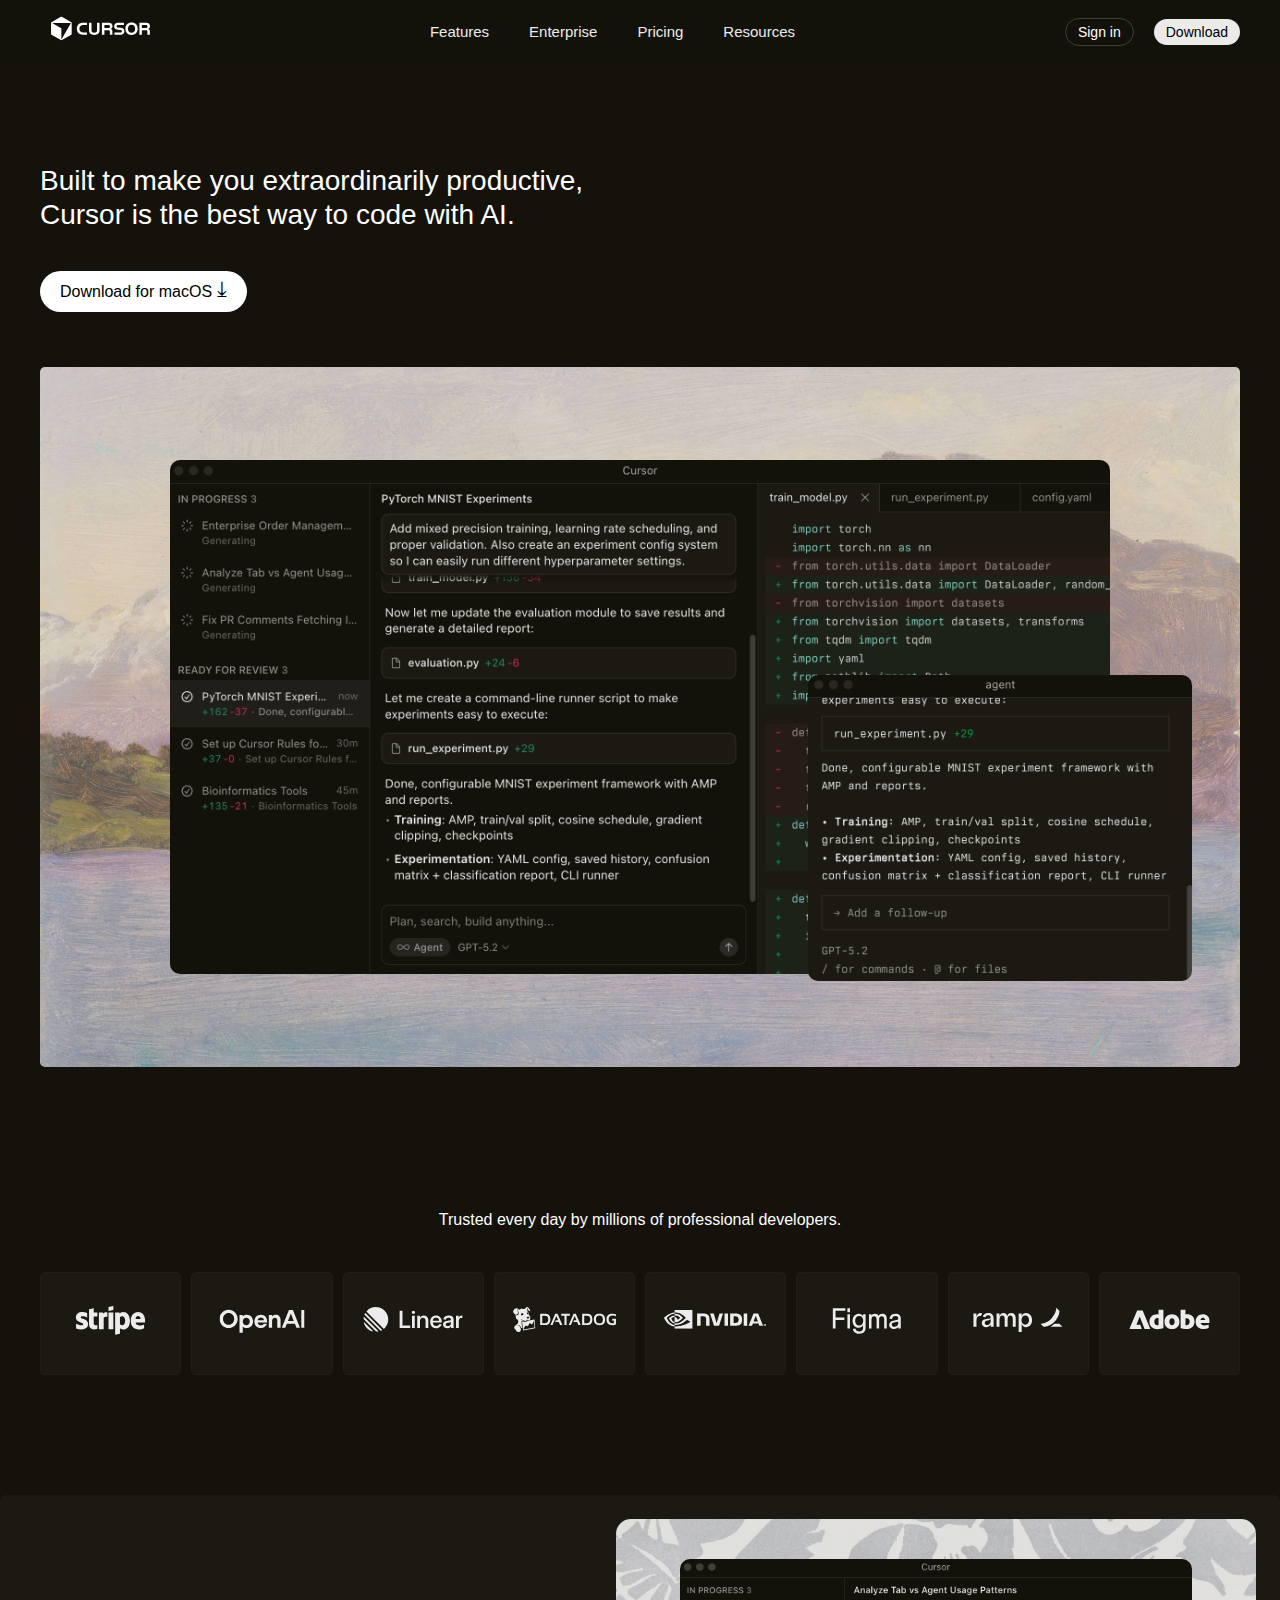
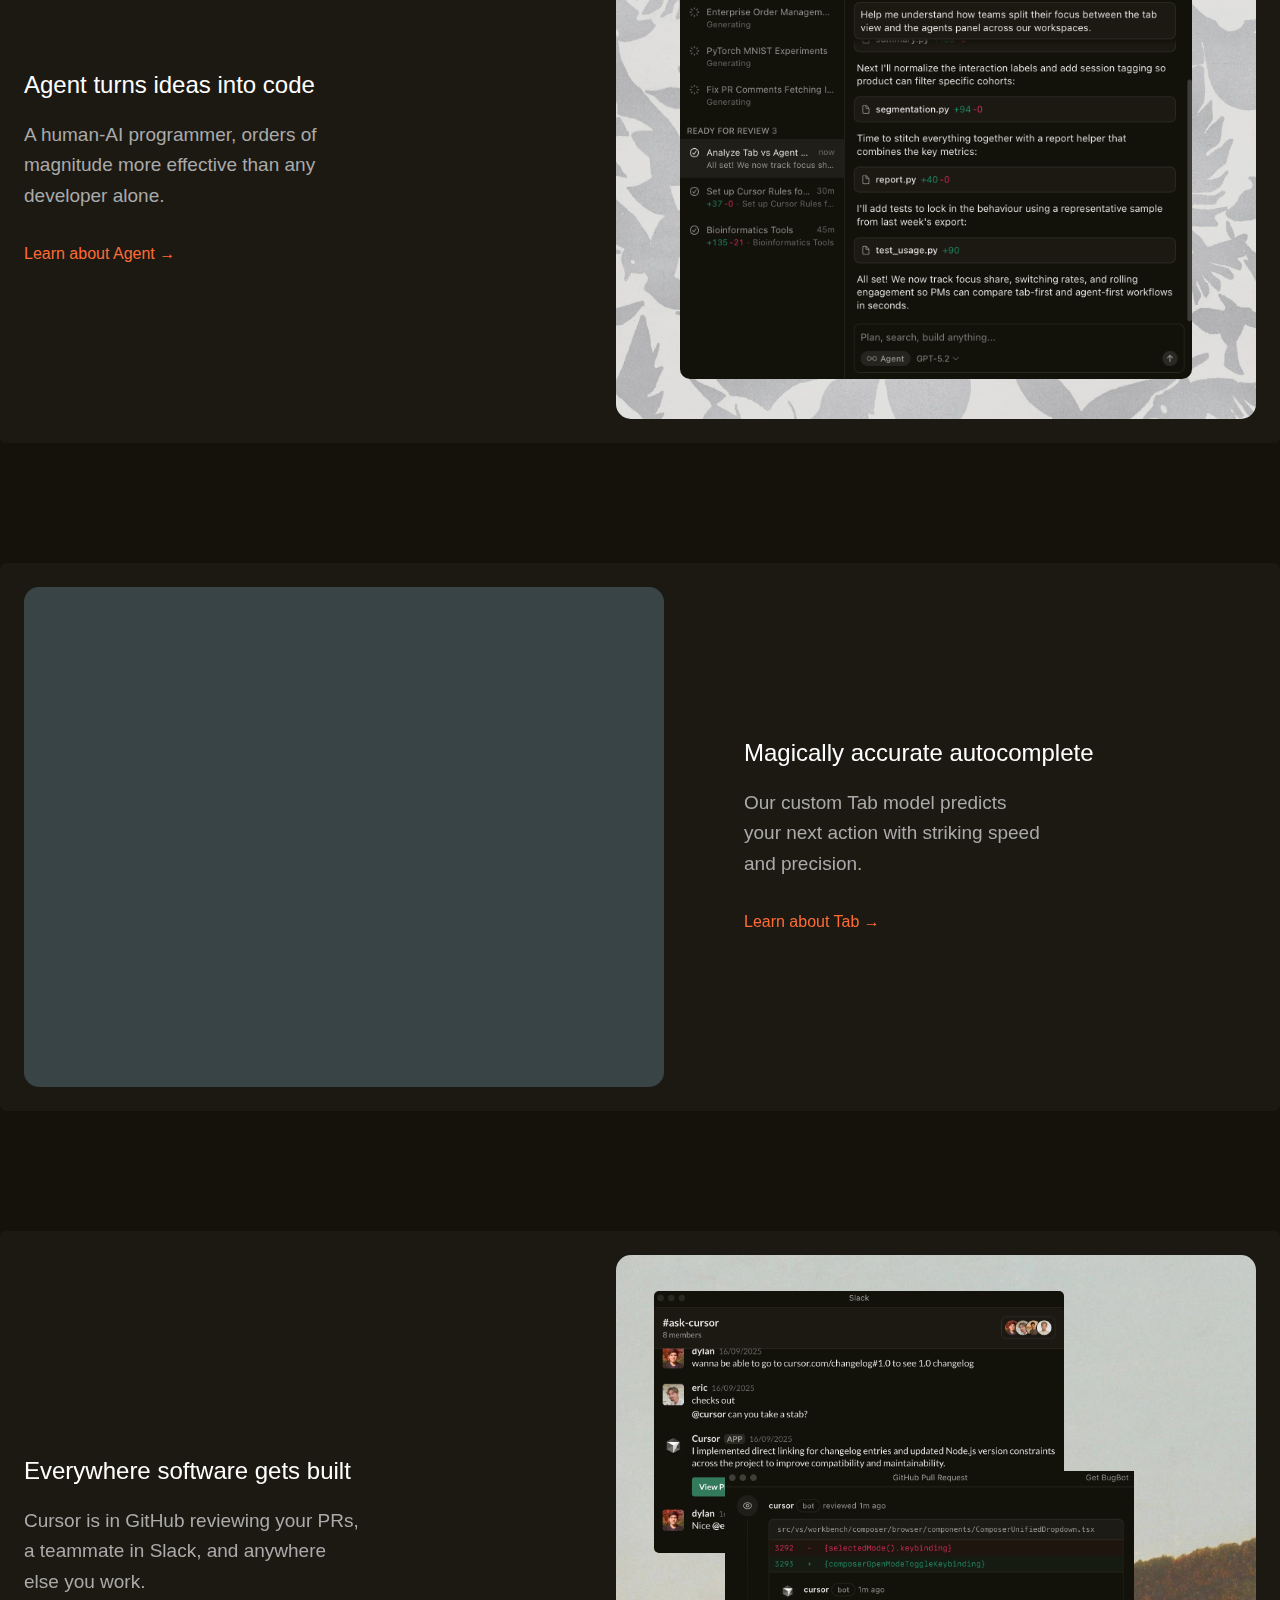
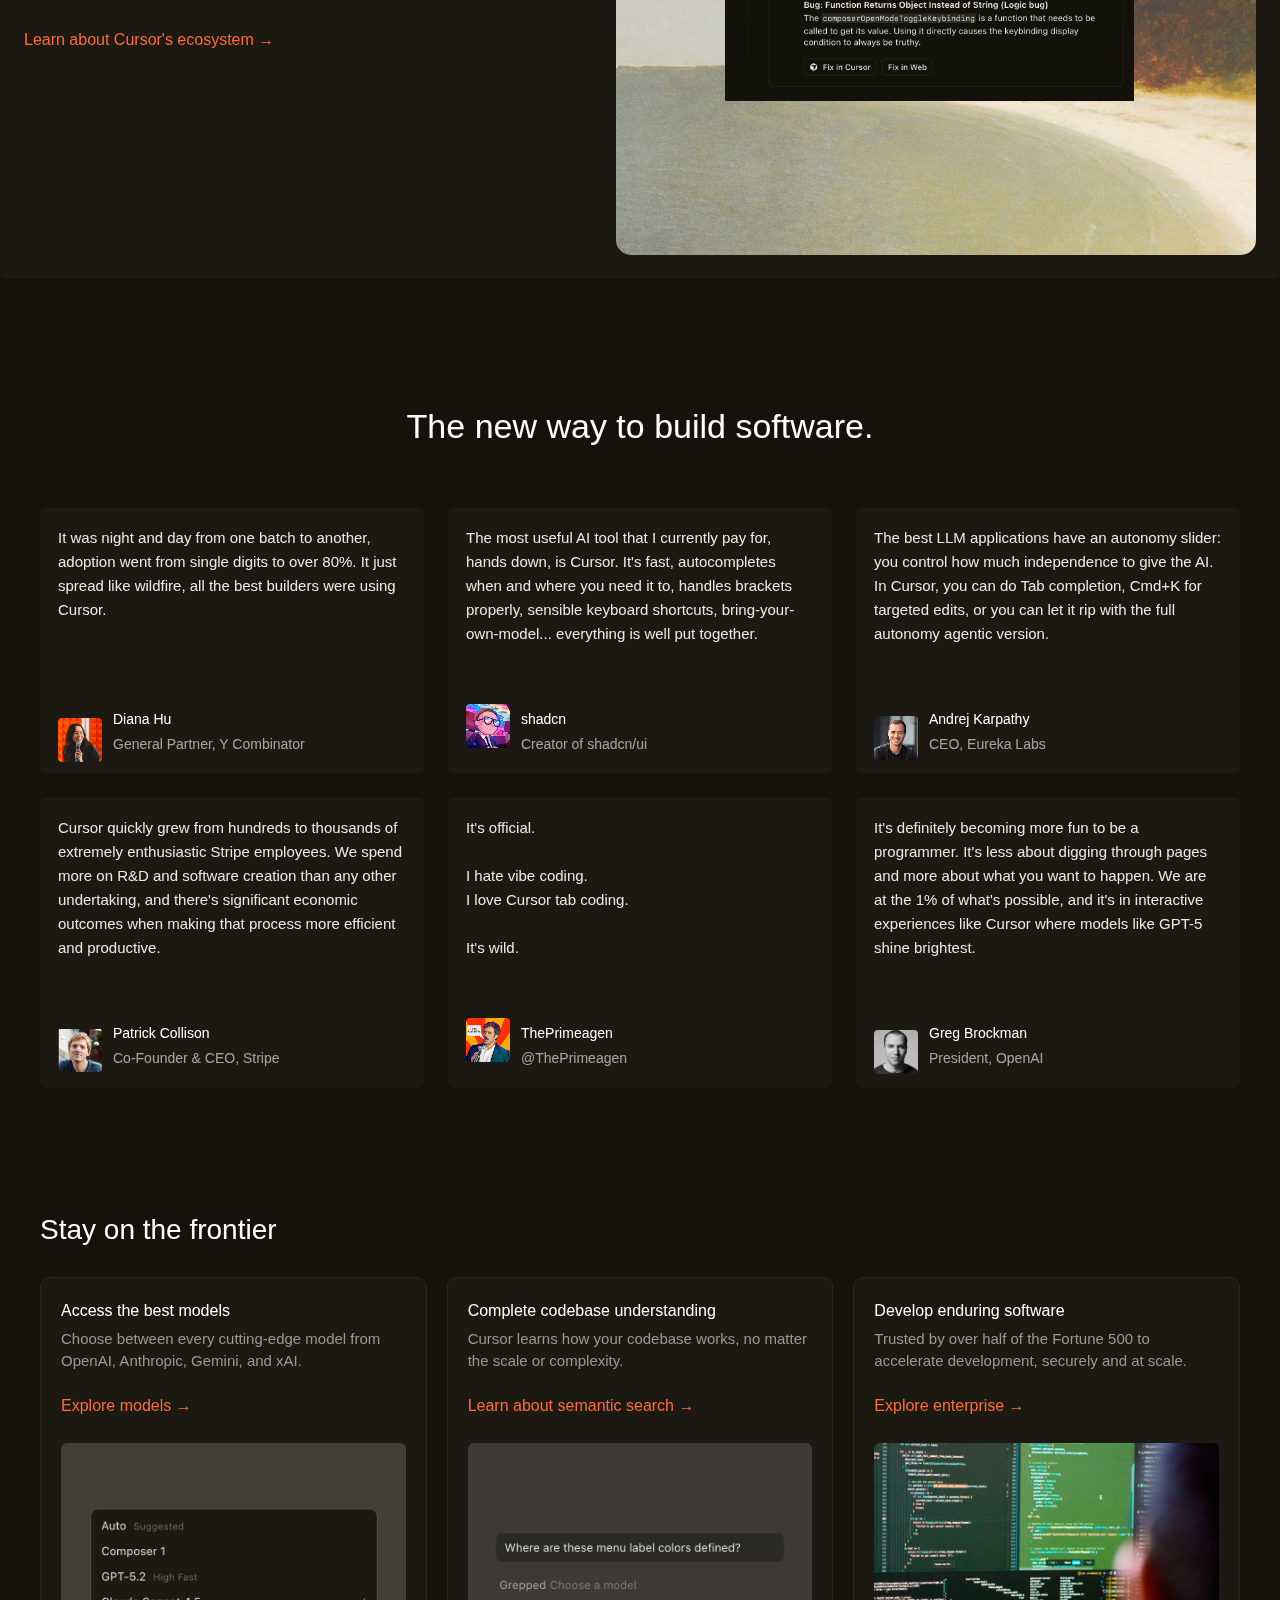
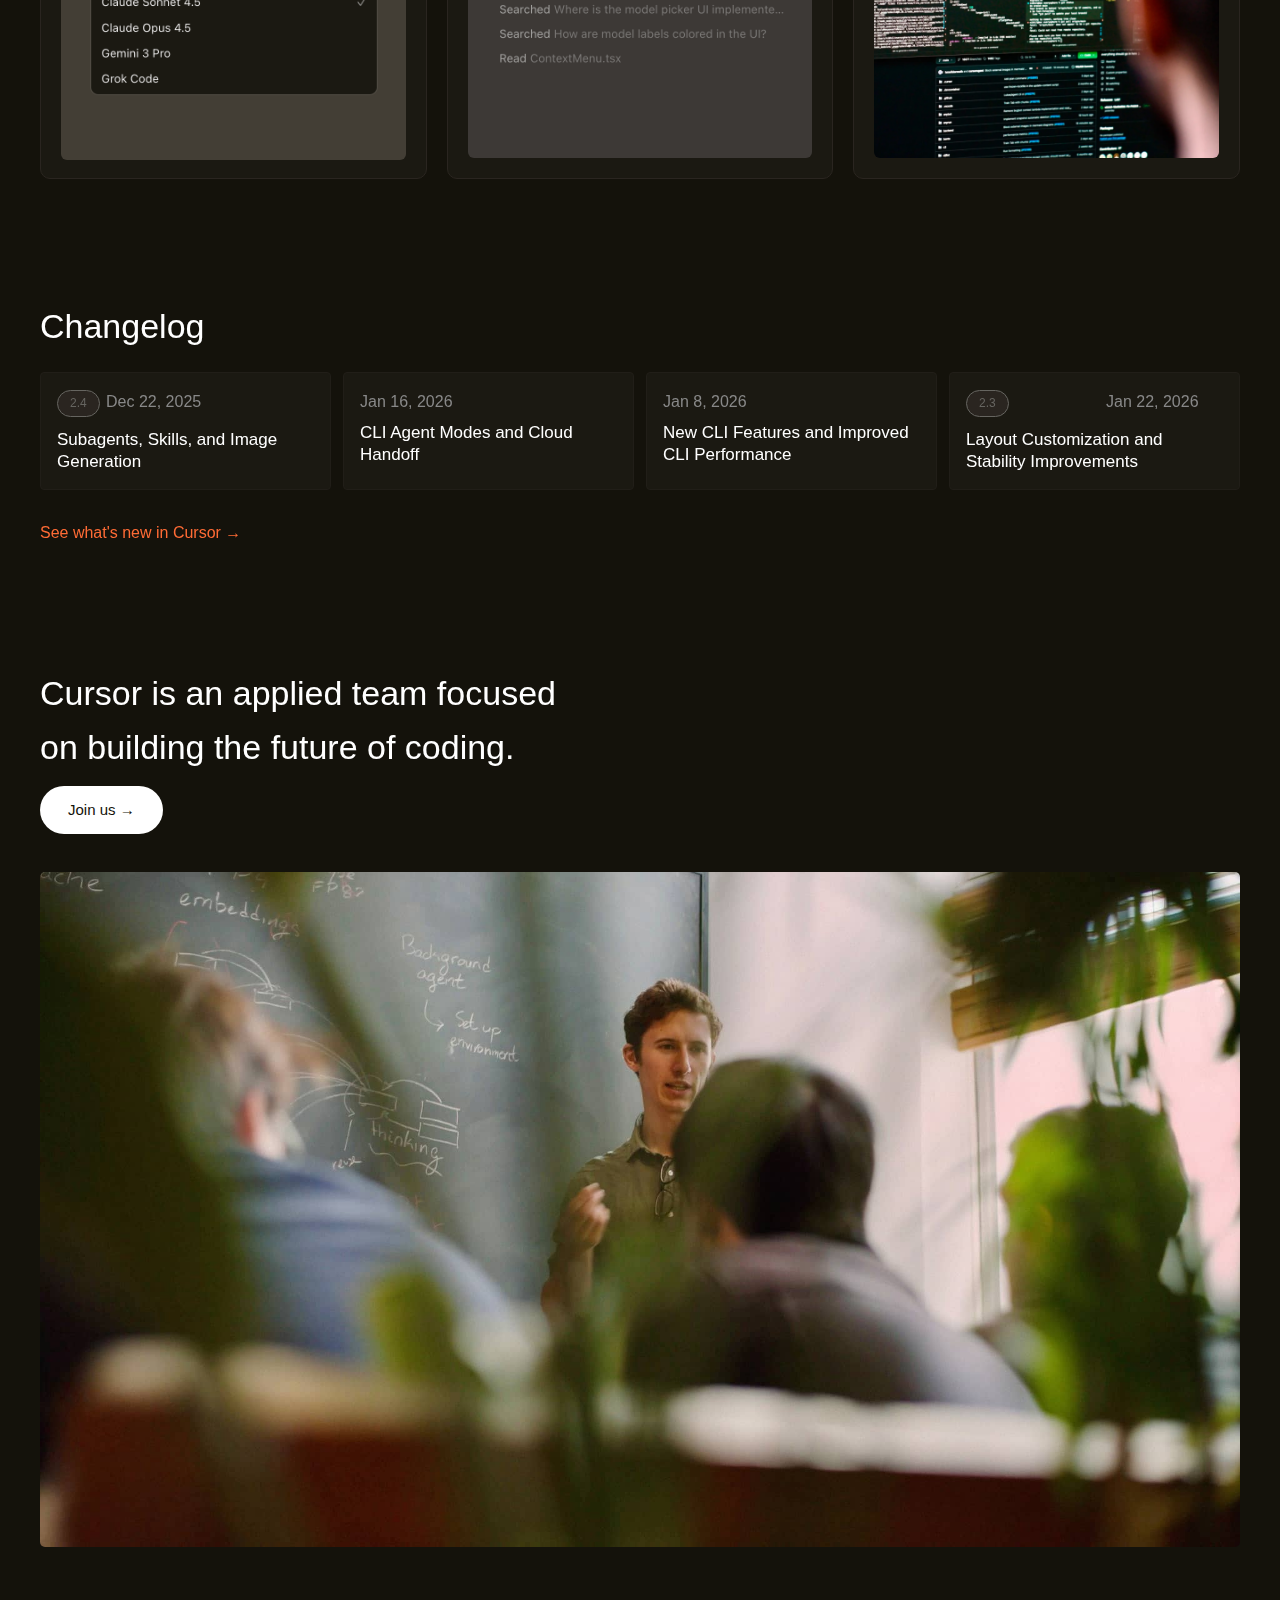
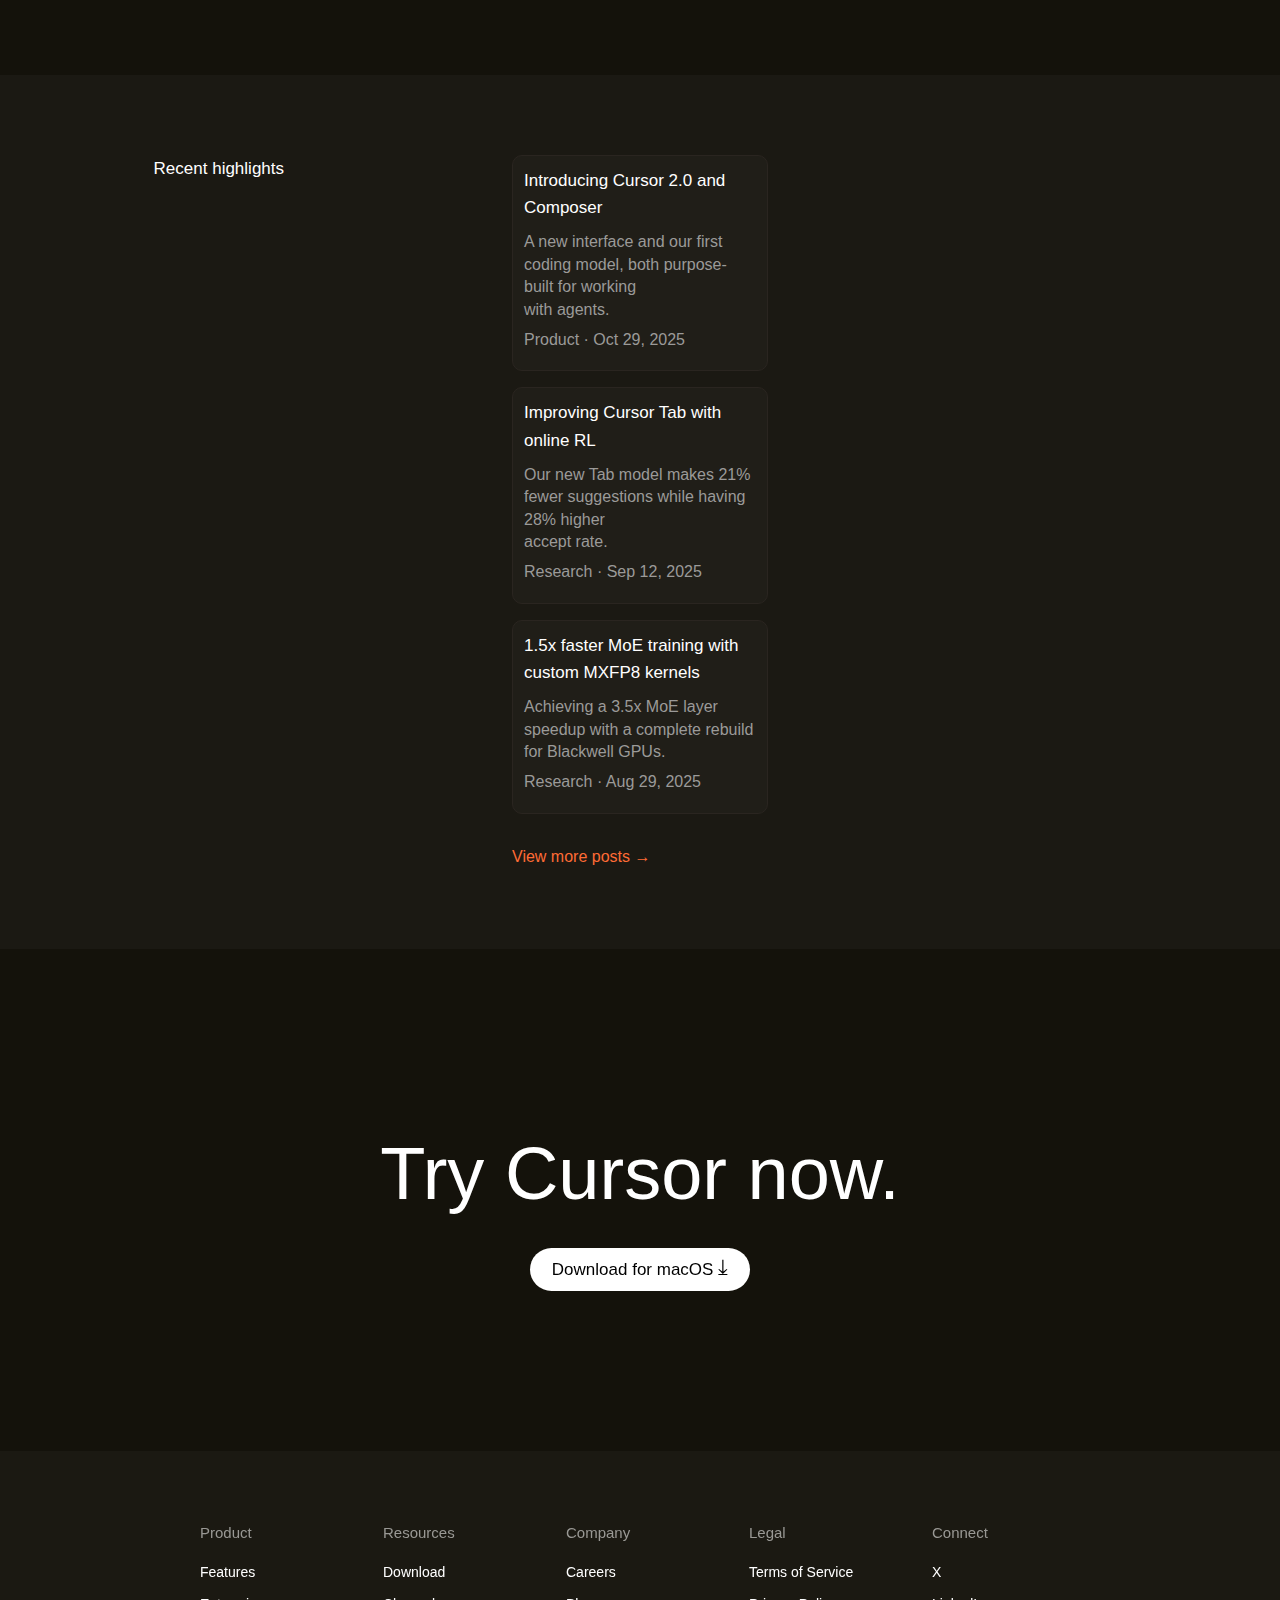
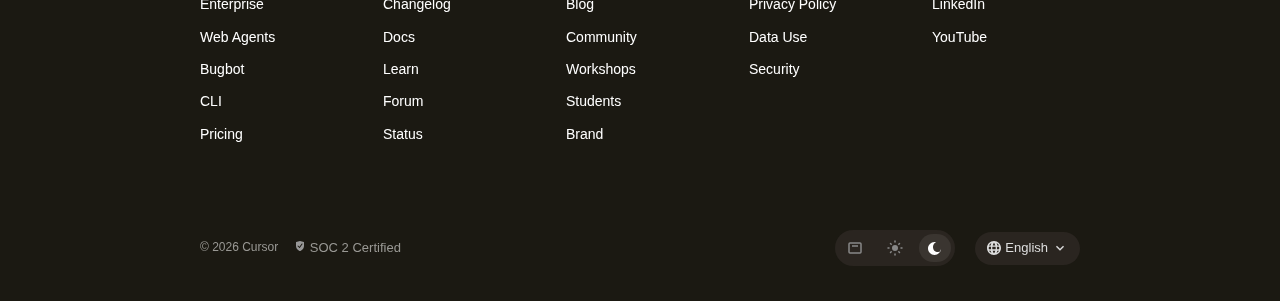
<file: Assignment/cursor-assignment/index.html>
<!doctype html>
<html lang="en">
  <head>
    <meta charset="UTF-8" />
    <meta name="viewport" content="width=device-width, initial-scale=1.0" />
    <title>Cursor</title>
    <link rel="stylesheet" href="style.css" />
  </head>
  <body>
    <nav class="navbar">
      <div class="nav-container">
        <div class="logo">
          <svg
            width="100px"
            fill="none"
            class="w-[95.37px] lg:w-[95.75px]"
            viewBox="0 0 2193 545"
            xmlns="http://www.w3.org/2000/svg"
            xmlns:xlink="http://www.w3.org/1999/xlink"
            overflow="visible"
          >
            <g fill="currentColor">
              <path
                d="m466.383 137.073-206.469-119.2034c-6.63-3.8287-14.811-3.8287-21.441 0l-206.4586 119.2034c-5.5734 3.218-9.0144 9.169-9.0144 15.615v240.375c0 6.436 3.441 12.397 9.0144 15.615l206.4686 119.203c6.63 3.829 14.811 3.829 21.441 0l206.468-119.203c5.574-3.218 9.015-9.17 9.015-15.615v-240.375c0-6.436-3.441-12.397-9.015-15.615zm-12.969 25.25-199.316 345.223c-1.347 2.326-4.904 1.376-4.904-1.319v-226.048c0-4.517-2.414-8.695-6.33-10.963l-195.7577-113.019c-2.3263-1.347-1.3764-4.905 1.3182-4.905h398.6305c5.661 0 9.199 6.136 6.368 11.041h-.009z"
              ></path>
              <path
                d="m723.253 148.84h87.856v48.397h-84.881c-45.789 0-81.527 26.432-81.527 82.273s35.738 82.273 81.527 82.273h84.881v48.397h-91.578c-76.691 0-131.039-45.043-131.039-130.66 0-85.618 58.07-130.661 134.761-130.661z"
              ></path>
              <path
                d="m855.781 148.84h54.348v159.7c0 39.828 18.242 58.448 61.056 58.448 42.815 0 61.055-18.61 61.055-58.448v-159.7h54.35v170.866c0 58.071-36.85 94.933-115.405 94.933-78.551 0-115.404-37.231-115.404-95.301z"
              ></path>
              <path
                d="m1370.62 222.913c0 29.04-16.75 51.372-39.09 61.056v.746c23.45 3.354 35.37 20.103 35.73 42.814l1.12 82.641h-54.35l-1.11-73.705c-.37-16.381-10.06-26.432-29.41-26.432h-90.47v100.137h-54.34v-261.33h150.02c49.15 0 81.9 24.94 81.9 74.083zm-54.73 7.454c0-22.333-11.91-34.623-34.24-34.623h-88.61v69.236h89.34c20.47 0 33.51-12.281 33.51-34.623z"
              ></path>
              <path
                d="m1576.09 333.85c0-18.61-11.91-26.432-29.77-27.915l-60.31-5.583c-52.12-4.837-79.3-25.318-79.3-74.83 0-49.511 33.51-76.69 81.53-76.69h133.27v46.904h-129.55c-18.61 0-30.52 9.683-30.52 28.294 0 18.61 12.28 27.547 30.9 29.04l61.42 5.214c46.54 4.091 77.06 25.318 77.06 75.198s-32.38 76.69-78.17 76.69h-139.23v-46.904h134.01c17.5 0 28.66-11.912 28.66-29.408z"
              ></path>
              <path
                d="m1789.79 144.373c81.89 0 133.65 52.487 133.65 134.761 0 82.273-53.98 135.506-135.88 135.506s-133.65-53.233-133.65-135.506c0-82.274 53.98-134.761 135.88-134.761zm77.43 135.129c0-55.095-32.02-87.479-78.56-87.479-46.53 0-78.55 32.384-78.55 87.479 0 55.094 32.02 87.478 78.55 87.478 46.54 0 78.56-32.384 78.56-87.478z"
              ></path>
              <path
                d="m2192.95 222.913c0 29.04-16.75 51.372-39.1 61.056v.746c23.46 3.354 35.37 20.103 35.74 42.814l1.12 82.641h-54.35l-1.12-73.705c-.36-16.381-10.05-26.432-29.4-26.432h-90.47v100.137h-54.35v-261.33h150.03c49.14 0 81.9 24.94 81.9 74.083zm-54.73 7.454c0-22.333-11.91-34.623-34.25-34.623h-88.6v69.236h89.34c20.47 0 33.51-12.281 33.51-34.623z"
              ></path>
            </g>
          </svg>
        </div>
        <div class="nav-links">
          <a href="#">Features</a>
          <a href="#">Enterprise</a>
          <a href="#">Pricing</a>
          <a href="#">Resources</a>
        </div>
        <div class="nav-buttons">
          <a href="#" class="signin-btn">Sign in</a>
          <a href="#" class="download-btn">Download</a>
        </div>
      </div>
    </nav>

    <section class="hero">
      <div class="hero-content">
        <h1 class="hero-heading">
          Built to make you extraordinarily productive,<br />Cursor is the best
          way to code with AI.
        </h1>
        <a href="#" class="hero-btn">Download for macOS <span class="arrow">&#10515</span></a>
      </div>
      <div class="hero-image">
        <img class="hero-img1" src="./assets/screenshot1.png" alt="" />
        <img class="hero-img2" src="./assets/screenshot2.png" alt="" />
      </div>
    </section>

    <section class="trusted">
      <p class="trust-text">
        Trusted every day by millions of professional developers.
      </p>
      <div class="logos">
        <div class="logo-item">
          <img class="logo-img" src="./assets/asset15.svg" alt="" />
        </div>
        <div class="logo-item">
          <img class="logo-img" src="./assets/asset12.svg" alt="" />
        </div>
        <div class="logo-item">
          <img class="logo-img" src="./assets/asset3.svg" alt="" />
        </div>
        <div class="logo-item">
          <img class="logo-img" src="./assets/asset7.svg" alt="" />
        </div>
        <div class="logo-item">
          <img class="logo-img" src="./assets/asset4.svg" alt="" />
        </div>
        <div class="logo-item">
          <img class="logo-img" src="./assets/asset14.svg" alt="" />
        </div>
        <div class="logo-item">
          <img class="logo-img" src="./assets/asset9.svg" alt="" />
        </div>
        <div class="logo-item">
          <img class="logo-img" src="./assets/adobe.svg" alt="" />
        </div>
      </div>
    </section>

    <section class="feature-section">
      <div class="feature-container">
        <div class="feature-text">
          <h2>Agent turns ideas into code</h2>
          <p>
            A human-AI programmer, orders of <br />
            magnitude more effective than any <br />
            developer alone.
          </p>
          <a href="#" class="feature-link">Learn about Agent →</a>
        </div>
        <div class="feature-image">
          <img class="feature-img" src="./assets/screenshot3.png" alt="Agent" />
        </div>
      </div>
    </section>

    <section class="feature-section dark">
      <div class="feature-container reverse">
        <div class="feature-dark">
          <video
            class="feature-img"
            src="./assets/video4.mp4"
            alt="Agent"
            autoplay
            muted
            loop
            type="video/mp4"
          ></video>
        </div>
        <div class="feature-text">
          <h2>Magically accurate autocomplete</h2>
          <p>
            Our custom Tab model predicts <br />
            your next action with striking speed <br />
            and precision.
          </p>
          <a href="#" class="feature-link">Learn about Tab →</a>
        </div>
      </div>
    </section>

    <section class="feature-section">
      <div class="feature-container">
        <div class="feature-text">
          <h2>Everywhere software gets built</h2>
          <p>
            Cursor is in GitHub reviewing your PRs, <br />
            a teammate in Slack, and anywhere <br />
            else you work.
          </p>
          <a href="#" class="feature-link">Learn about Cursor's ecosystem →</a>
        </div>
        <div class="feature-beach">
          <img class="feature-img1" src="./assets/screenshot4.png" alt="Git" />
          <img class="feature-img2" src="./assets/screenshot5.png" alt="Git" />
        </div>
      </div>
    </section>

    <section class="testimonials">
      <h2 class="section-title-center">The new way to build software.</h2>

      <div class="testimonial-grid">
        <div class="testimonial-card">
          <p>
            It was night and day from one batch to another, adoption went from
            single digits to over 80%. It just spread like wildfire, all the
            best builders were using Cursor.
          </p>
          <div class="author-image">
              <img class="author-image-all author-img1" src="./assets/person1.png" alt="Diana Hu" />
            </div>
          <div class="author">
            <span class="name">Diana Hu</span>
            <span class="role">General Partner, Y Combinator</span>
          </div>
        </div>

        <div class="testimonial-card">
          <p>
            The most useful AI tool that I currently pay for, hands down, is
            Cursor. It's fast, autocompletes when and where you need it to,
            handles brackets properly, sensible keyboard shortcuts,
            bring-your-own-model... everything is well put together.
          </p>
          <div class="author-image">
              <img class="author-image-all author-img2" src="./assets/person2.png" alt="Diana Hu" />
            </div>
          <div class="author">
            <span class="name">shadcn</span>
            <span class="role">Creator of shadcn/ui</span>
          </div>
        </div>

        <div class="testimonial-card">
          <p>
            The best LLM applications have an autonomy slider: you control how
            much independence to give the AI. In Cursor, you can do Tab
            completion, Cmd+K for targeted edits, or you can let it rip with the
            full autonomy agentic version.
          </p>
          <div class="author-image">
              <img class="author-image-all author-img3" src="./assets/person3.png" alt="Diana Hu" />
            </div>
          <div class="author">
            <span class="name">Andrej Karpathy</span>
            <span class="role">CEO, Eureka Labs</span>
          </div>
        </div>

        <div class="testimonial-card">
          <p>
            Cursor quickly grew from hundreds to thousands of extremely
            enthusiastic Stripe employees. We spend more on R&D and software
            creation than any other undertaking, and there's significant
            economic outcomes when making that process more efficient and
            productive.
          </p>
          <div class="author-image">
              <img class="author-image-all author-img4" src="./assets/person4.png" alt="Diana Hu" />
            </div>
          <div class="author">
            <span class="name">Patrick Collison</span>
            <span class="role">Co‑Founder & CEO, Stripe</span>
          </div>
        </div>

        <div class="testimonial-card">
          <p>
            It's official. <br><br> I hate vibe coding.<br> I love Cursor tab coding.<br><br> It's
            wild.
          </p>
          <div class="author-image">
              <img class="author-image-all author-img5" src="./assets/person5.png" alt="Diana Hu" />
            </div>
          <div class="author">
            <span class="name">ThePrimeagen</span>
            <span class="role">@ThePrimeagen</span>
          </div>
        </div>

        <div class="testimonial-card">
          <p>
            It's definitely becoming more fun to be a programmer. It's less
            about digging through pages and more about what you want to happen.
            We are at the 1% of what's possible, and it's in interactive
            experiences like Cursor where models like GPT-5 shine brightest.
          </p>
          <div class="author-image">
              <img class="author-image-all author-img6" src="./assets/person6.jpg" alt="Diana Hu" />
            </div>
          <div class="author">
            <span class="name">Greg Brockman</span>
            <span class="role">President, OpenAI</span>
          </div>
        </div>
      </div>
    </section>

    <section class="frontier">
      <h2 class="section-frontier">Stay on the frontier</h2>
      <div class="frontier-grid">
        <div class="frontier-card">
          <h3>Access the best models</h3>
          <p>
            Choose between every cutting-edge model from OpenAI, Anthropic,
            Gemini, and xAI.
          </p>
          <a href="#" class="feature-link">Explore models →</a>
          <div class="list"></div>
        </div>

        <div class="frontier-card">
          <h3>Complete codebase understanding</h3>
          <p>
            Cursor learns how your codebase works, no matter the scale or
            complexity.
          </p>
          <a href="#" class="feature-link">Learn about semantic search →</a>
          <div class="search-demo"></div>
        </div>

        <div class="frontier-card">
          <h3>Develop enduring software</h3>
          <p>
            Trusted by over half of the Fortune 500 to accelerate development,
            securely and at scale.
          </p>
          <a href="#" class="feature-link">Explore enterprise →</a>
          <div class="enterprise-image"></div>
        </div>
      </div>
    </section>

    <section class="changelog">
      <h2 class="section-title">Changelog</h2>
      <div class="changelog-grid">
        <div class="changelog-item">
          <div class="version">2.4</div>
          <div class="changelog-content">
            <p class="date-first">Jan 22, 2026</p>
            <h3>Subagents, Skills, and Image Generation</h3>
          </div>
        </div>

        <div class="changelog-item">
          <div class="changelog-content">
            <p class="date">Jan 16, 2026</p>
            <h3>CLI Agent Modes and Cloud Handoff</h3>
          </div>
        </div>

        <div class="changelog-item">
          <div class="changelog-content">
            <p class="date">Jan 8, 2026</p>
            <h3>New CLI Features and Improved CLI Performance</h3>
          </div>
        </div>

        <div class="changelog-item">
          <div class="version">2.3</div>
          <div class="changelog-content">
            <p class="date-end">Dec 22, 2025</p>
            <h3>Layout Customization and Stability Improvements</h3>
          </div>
        </div>
      </div>
      <a href="#" class="feature-link">See what's new in Cursor →</a>
    </section>

    <section class="team">
      <h2 class="section-title">
        Cursor is an applied team focused<br />on building the future of coding.
      </h2>
      <a href="#" class="join-btn">Join us →</a>
      <div class="team-image">
        <img src="./assets/homepage2.jpg" alt="Team" />
      </div>
    </section>

    <section class="highlights">
      <h3>Recent highlights</h3>
      <div class="highlight-list">
        <div class="highlight-item">
          <h4>Introducing Cursor 2.0 and Composer</h4>
          <p>
            A new interface and our first coding model, both purpose-built for
            working <br />
            with agents.
          </p>
          <p class="highlight-meta">Product · Oct 29, 2025</p>
        </div>

        <div class="highlight-item">
          <h4>Improving Cursor Tab with online RL</h4>
          <p>
            Our new Tab model makes 21% fewer suggestions while having 28%
            higher <br />
            accept rate.
          </p>
          <p class="highlight-meta">Research · Sep 12, 2025</p>
        </div>

        <div class="highlight-item">
          <h4>1.5x faster MoE training with custom MXFP8 kernels</h4>
          <p>
            Achieving a 3.5x MoE layer speedup with a complete rebuild for
            Blackwell GPUs.
          </p>
          <p class="highlight-meta">Research · Aug 29, 2025</p>
        </div>
      </div>
      <a href="#" class="feature-link">View more posts →</a>
    </section>

    <section class="cta">
      <h2 class="cta-title">Try Cursor now.</h2>
      <a href="#" class="cta-download-btn">Download for macOS <span class="arrow">&#10515</span></a>
    </section>

    <footer class="footer">
      <div class="footer-container">
        <div class="footer-col">
          <h4>Product</h4>
          <a href="#">Features</a>
          <a href="#">Enterprise</a>
          <a href="#">Web Agents</a>
          <a href="#">Bugbot</a>
          <a href="#">CLI</a>
          <a href="#">Pricing</a>
        </div>

        <div class="footer-col">
          <h4>Resources</h4>
          <a href="#">Download</a>
          <a href="#">Changelog</a>
          <a href="#">Docs</a>
          <a href="#">Learn</a>
          <a href="#">Forum</a>
          <a href="#">Status</a>
        </div>

        <div class="footer-col">
          <h4>Company</h4>
          <a href="#">Careers</a>
          <a href="#">Blog</a>
          <a href="#">Community</a>
          <a href="#">Workshops</a>
          <a href="#">Students</a>
          <a href="#">Brand</a>
        </div>

        <div class="footer-col">
          <h4>Legal</h4>
          <a href="#">Terms of Service</a>
          <a href="#">Privacy Policy</a>
          <a href="#">Data Use</a>
          <a href="#">Security</a>
        </div>

        <div class="footer-col">
          <h4>Connect</h4>
          <a href="#">X</a>
          <a href="#">LinkedIn</a>
          <a href="#">YouTube</a>
        </div>
      </div>

      <div class="footer-bottom">
        <div class="footer-left">
          <p class="footer-copy">&copy; 2026 Cursor</p>
          <p>
            <svg
              class="footer-soc"
              viewBox="0 0 24 24"
              fill="none"
              xmlns="http://www.w3.org/2000/svg"
            >
              <g id="SVGRepo_bgCarrier" stroke-width="0"></g>
              <g
                id="SVGRepo_tracerCarrier"
                stroke-linecap="round"
                stroke-linejoin="round"
              ></g>
              <g id="SVGRepo_iconCarrier">
                <path
                  fill-rule="evenodd"
                  clip-rule="evenodd"
                  d="M11.887 21.98c.076.026.15.027.226 0C13.084 21.65 20 19.018 20 11.253V4.304a.4.4 0 0 0-.303-.389l-7.6-1.903a.4.4 0 0 0-.194 0l-7.6 1.903A.4.4 0 0 0 4 4.304v6.948c0 7.687 6.918 10.387 7.887 10.728ZM16.814 8.58a1 1 0 1 0-1.628-1.162l-4.314 6.04-2.165-2.166a1 1 0 0 0-1.414 1.414l3 3a1 1 0 0 0 1.52-.126l5-7Z"
                  fill="#999894"
                ></path>
              </g>
            </svg>
            SOC 2 Certified
          </p>
        </div>
        <div class="footer-right">
          <div class="theme-icons">
            <button class="theme-icon">
              <svg width="16" height="16" viewBox="0 0 16 16" fill="none">
                <rect
                  x="2"
                  y="3"
                  width="12"
                  height="10"
                  rx="1"
                  stroke="currentColor"
                  stroke-width="1.5"
                />
                <path d="M5 6H11" stroke="currentColor" stroke-width="1.5" />
              </svg>
            </button>
            <button class="theme-icon">
              <svg width="16" height="16" viewBox="0 0 16 16" fill="none">
                <circle cx="8" cy="8" r="3" fill="currentColor" />
                <path
                  d="M8 1V2M8 14V15M15 8H14M2 8H1M12.5 12.5L11.8 11.8M4.2 4.2L3.5 3.5M12.5 3.5L11.8 4.2M4.2 11.8L3.5 12.5"
                  stroke="currentColor"
                  stroke-width="1.5"
                  stroke-linecap="round"
                />
              </svg>
            </button>
            <button class="theme-icon">
              <svg width="16" height="16" viewBox="0 0 16 16" fill="none">
                <path
                  d="M14 8.5C14 12 11 15 7.5 15C4 15 1 12 1 8.5C1 5 4 2 7.5 2C8 2 8.5 2.1 9 2.2C7 3 6 5 6 7C6 10 8 12 11 12C12 12 13 11.7 14 11C14 11.2 14 11.3 14 11.5C14 11.8 14 12.2 14 12.5"
                  fill="currentColor"
                />
              </svg>
            </button>
          </div>
          <div class="language-selector">
            <svg width="14" height="14" viewBox="0 0 16 16" fill="currentColor">
              <path
                d="M8 0C3.6 0 0 3.6 0 8C0 12.4 3.6 16 8 16C12.4 16 16 12.4 16 8C16 3.6 12.4 0 8 0ZM13.9 5H11.8C11.6 4.1 11.3 3.2 10.9 2.4C12.1 3 13.1 3.9 13.9 5ZM8 2C8.7 2.9 9.2 3.9 9.5 5H6.5C6.8 3.9 7.3 2.9 8 2ZM2.3 9.5C2.1 9 2 8.5 2 8C2 7.5 2.1 7 2.3 6.5H4.7C4.6 7 4.6 7.5 4.6 8C4.6 8.5 4.7 9 4.7 9.5H2.3ZM2.1 11H4.2C4.4 11.9 4.7 12.8 5.1 13.6C3.9 13 2.9 12.1 2.1 11ZM4.2 5H2.1C2.9 3.9 3.9 3 5.1 2.4C4.7 3.2 4.4 4.1 4.2 5ZM8 14C7.3 13.1 6.8 12.1 6.5 11H9.5C9.2 12.1 8.7 13.1 8 14ZM9.8 9.5H6.2C6.1 9 6 8.5 6 8C6 7.5 6.1 7 6.2 6.5H9.8C9.9 7 10 7.5 10 8C10 8.5 9.9 9 9.8 9.5ZM10.9 13.6C11.3 12.8 11.6 11.9 11.8 11H13.9C13.1 12.1 12.1 13 10.9 13.6ZM11.3 9.5C11.4 9 11.4 8.5 11.4 8C11.4 7.5 11.3 7 11.3 6.5H13.7C13.9 7 14 7.5 14 8C14 8.5 13.9 9 13.7 9.5H11.3Z"
              />
            </svg>
            <span>English</span>
            <svg width="16" height="20" viewBox="0 0 24 24" fill="currentColor">
              <path
                d="M7.41 8.59L12 13.17l4.59-4.58L18 10l-6 6-6-6 1.41-1.41z"
              />
            </svg>
          </div>
        </div>
      </div>
    </footer>
  </body>
</html>
</file>
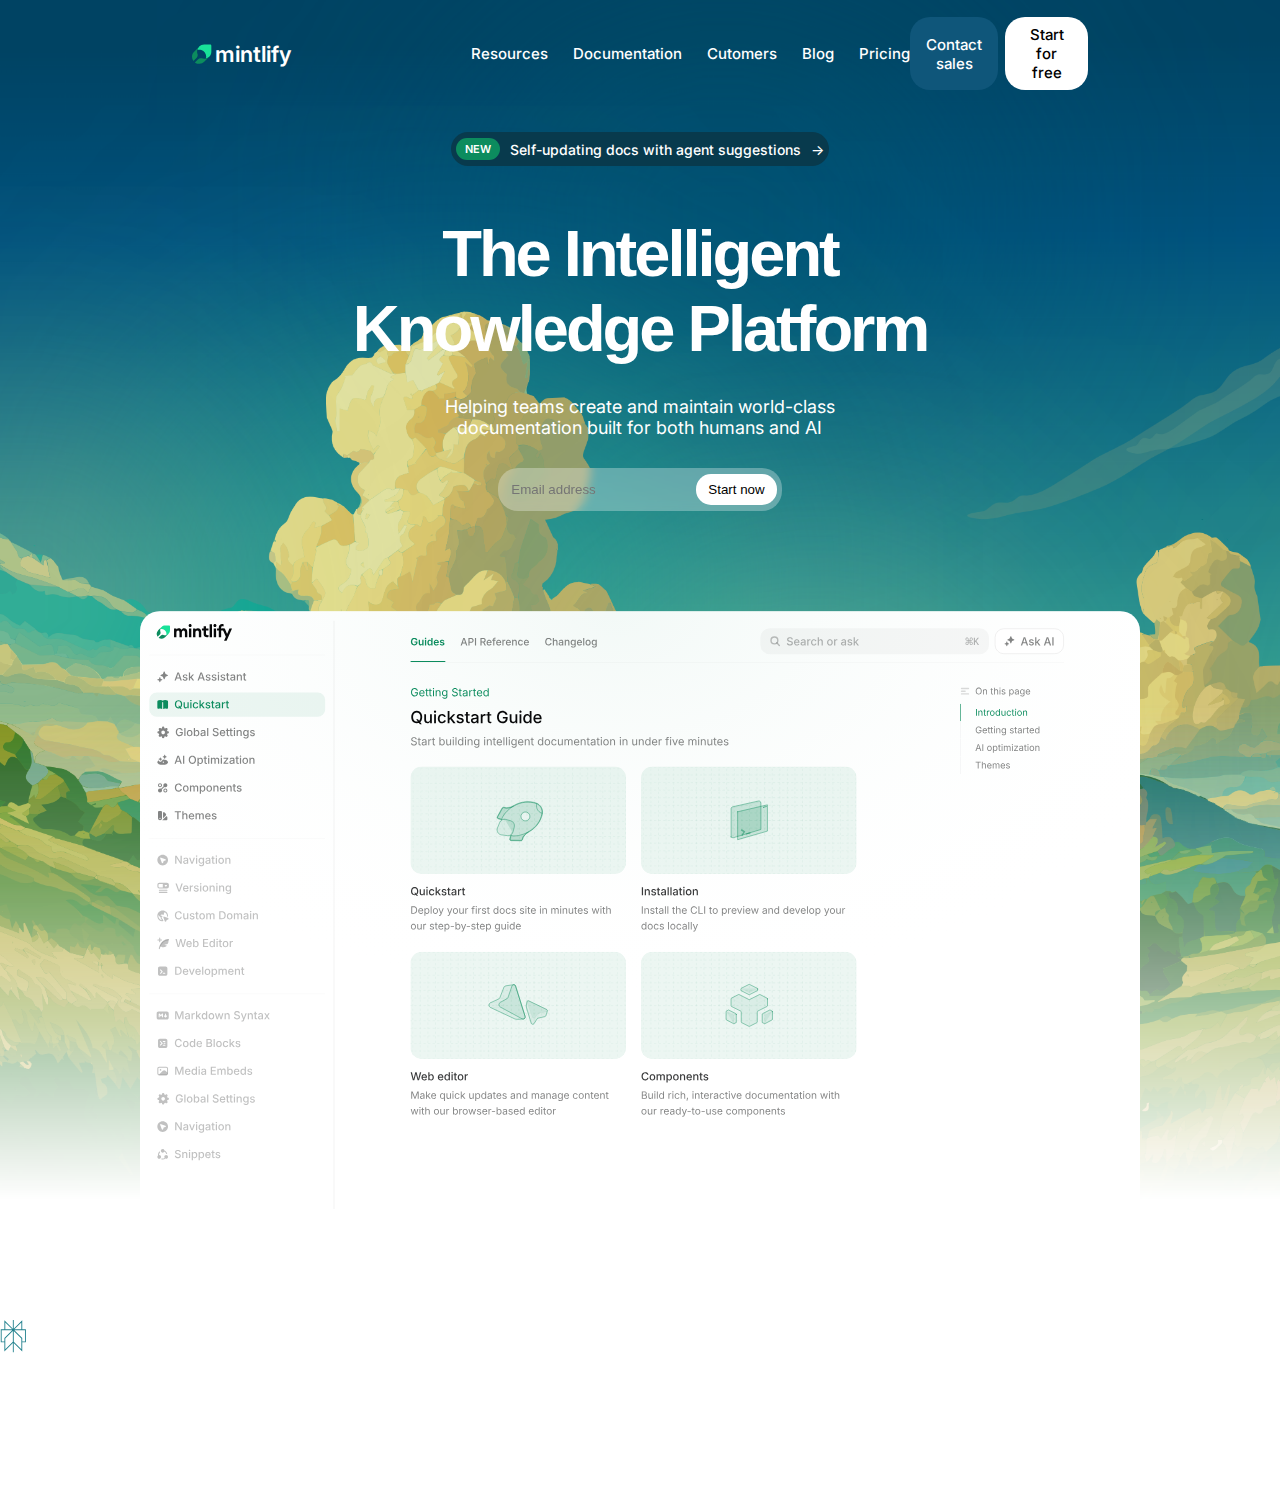
<file: Assignment/Html&CSS/Mintlify/index.html>
<!doctype html>
<html lang="en">
  <head>
    <meta charset="UTF-8" />
    <meta name="viewport" content="width=device-width, initial-scale=1.0" />
    <title>Document</title>
    <link rel="stylesheet" href="style.css" />
    <link rel="preconnect" href="https://fonts.googleapis.com" />
    <link rel="preconnect" href="https://fonts.gstatic.com" crossorigin />
    <link
      href="https://fonts.googleapis.com/css2?family=Inter:wght@400;500;600;700&display=swap"
      rel="stylesheet"
    />
  </head>
  <body>
    <header>
      <nav>
        <div class="nav-left">
          <div class="nav-left-1">
            <svg
              width="20"
              viewBox="0 0 19 19"
              fill="none"
              xmlns="http://www.w3.org/2000/svg"
            >
              <path
                d="M18.367 7.28888V1.59755C18.367 0.986819 17.8715 0.5 17.2699 0.5H11.5812C10.6877 0.5 9.80295 0.677018 8.98017 1.01336C8.15738 1.35856 7.40539 1.85424 6.77724 2.49152L6.733 2.53578C5.90137 3.37664 5.30862 4.42108 5.00781 5.57174C5.54749 5.43012 6.10483 5.35931 6.6622 5.35046C8.14852 5.33276 9.60831 5.81073 10.7938 6.7047C11.8643 7.50131 12.6783 8.59885 13.1206 9.86458C13.5807 11.148 13.6337 12.5465 13.2887 13.8653C14.43 13.5644 15.4828 12.9714 16.3233 12.1393L16.3675 12.0951C16.9957 11.4667 17.4999 10.7143 17.845 9.89114C18.19 9.06797 18.3581 8.18285 18.3581 7.28888H18.367Z"
                fill="#18E299"
              />
              <path
                d="M4.83793 7.193C4.84674 5.44706 5.54303 3.77167 6.76814 2.51953L2.03511 7.25472C2.01749 7.27236 1.99985 7.28117 1.98222 7.29881C0.827615 8.44513 0.131342 9.97945 0.0167623 11.6019C-0.0890033 13.1186 0.307609 14.6176 1.15373 15.8698C1.23444 15.9892 1.45343 16.0285 1.57682 15.9139L4.47656 13.0216C5.38438 12.1134 5.66643 10.7642 5.23455 9.55618C4.96132 8.80666 4.82912 8.00424 4.83793 7.193Z"
                fill="#0C8C5E"
              />
              <path
                d="M16.341 12.0938C15.4332 12.9844 14.2962 13.6016 13.0623 13.875C11.8195 14.1483 10.5327 14.0689 9.33405 13.6457C9.33405 13.6457 9.32522 13.6457 9.31641 13.6457C8.10892 13.2136 6.76042 13.4958 5.8526 14.3952L2.95282 17.2875C2.82943 17.4109 2.84706 17.6137 2.99689 17.7107C4.24845 18.5484 5.74683 18.954 7.26281 18.8482C8.88455 18.7336 10.4093 18.037 11.5639 16.8818L11.608 16.8378L16.341 12.1026V12.0938Z"
                fill="#0C8C5E"
              />
            </svg>
            <h3>mintlify</h3>
          </div>
          <div class="nav-left-2">
            <button>Resources</button>
            <button>Documentation</button>
            <button>Cutomers</button>
            <button>Blog</button>
            <button>Pricing</button>
          </div>
        </div>
        <div class="nav-right">
          <button>Contact sales</button>
          <button id="nav-right-start-for-free-btn">Start for free</button>
        </div>
      </nav>
      <div class="new-items">
        <button>NEW</button>
        <div>Self-updating docs with agent suggestions</div>
        <div>-></div>
      </div>
      <div class="header-title">
        <h3>
          The Intelligent <br />
          Knowledge Platform
        </h3>
        <p>
          Helping teams create and maintain world-class <br />
          documentation built for both humans and AI
        </p>
        <div class="header-title-email">
          <input type="text" name="" placeholder="Email address" id="" />
          <button>Start now</button>
        </div>
      </div>
      <div class="hero-image">
        <img src="hero-image-light.svg" width="1000px" alt="" />
      </div>
    </header>
    <div class="company-name">
      <div><svg xmlns="http://www.w3.org/2000/svg" width="135" height="35" viewBox="0 0 126 31" fill="none" class="max-md:h-[23px]"><path fill-rule="evenodd" clip-rule="evenodd" d="M11.9921 8.22386V0.163651H12.8255V8.26036L20.7562 0.322051V8.83036H24.1513V20.972H20.7562V29.5278L12.8255 21.5894V30.1636H11.9921V21.626L4.09706 29.5278V20.972H0.701172V8.83036H4.09619V0.322201L11.9921 8.22386ZM11.42 8.83036L4.92956 2.3351V8.83036H11.42ZM4.09619 9.66362H1.53455V20.1386H4.09631L4.09706 16.9945L11.4201 9.66537H4.09619V9.66362ZM11.9921 10.2719L4.93044 17.3395V27.5146L11.9921 20.447V10.2719ZM12.8437 10.2536V20.4288L19.923 27.5146L19.9229 17.3395L12.8437 10.2536ZM20.7562 20.1386V16.9945L13.434 9.66537H20.7562V9.66362H23.318V20.1386H20.7562ZM19.923 8.83036V2.33525L13.434 8.83036H19.923Z" fill="#20808D"></path><path d="M46.9163 11.0176C47.4105 10.0933 48.1013 9.38169 48.9922 8.88082C49.8813 8.38169 50.9247 8.13169 52.1214 8.13169C53.3181 8.13169 54.3089 8.37757 55.138 8.87007C55.968 9.36257 56.5889 10.0151 56.9997 10.8276C57.4105 11.6408 57.6164 12.5317 57.6164 13.5001V14.8417H48.3072C48.3822 16.0051 48.7747 16.9301 49.4847 17.6158C50.1947 18.3026 51.148 18.6451 52.3455 18.6451C53.3172 18.6451 54.0622 18.4476 54.5772 18.0526C55.0939 17.6576 55.4706 17.1101 55.7106 16.4083H57.8423C57.558 17.4967 56.9789 18.4408 56.1039 19.2383C55.2297 20.0367 53.9764 20.4351 52.3464 20.4351C51.1197 20.4351 50.0388 20.1851 49.1038 19.6858C48.1697 19.1867 47.4472 18.4742 46.9388 17.5492C46.4306 16.6242 46.1763 15.5358 46.1763 14.2826C46.1763 13.0292 46.4222 11.9426 46.9163 11.0176ZM55.3739 13.1642C55.3739 12.1501 55.1122 11.3567 54.5889 10.7817C54.0655 10.2076 53.243 9.92082 52.1205 9.92082C51.0738 9.92082 50.2172 10.2001 49.5522 10.7592C48.8863 11.3183 48.4788 12.1208 48.3297 13.1642H55.3739ZM60.413 8.46669V10.3233C60.413 10.4283 60.4656 10.4801 60.5706 10.4801C60.6306 10.4801 60.6748 10.4651 60.7056 10.4351C60.7364 10.4051 60.7655 10.3458 60.7948 10.2567C61.183 9.03419 62.148 8.42257 63.6889 8.42257H64.6757V10.4351H63.3964C62.3939 10.4351 61.6464 10.6733 61.1523 11.1508C60.6581 11.6283 60.4114 12.4108 60.4114 13.5001V20.0992H58.3923V8.46582L60.413 8.46669ZM76.5314 17.6492C76.0007 18.5808 75.3123 19.2783 74.4673 19.7401C73.6223 20.2017 72.7131 20.4333 71.7414 20.4333C69.8273 20.4333 68.4805 19.6733 67.703 18.1517C67.643 18.0333 67.568 17.9733 67.4789 17.9733C67.3898 17.9733 67.3439 18.0183 67.3439 18.1076V24.3483H65.3248V8.46757H67.3439V10.4583C67.3439 10.5476 67.3889 10.5926 67.4789 10.5926C67.5689 10.5926 67.643 10.5326 67.703 10.4142C68.4805 8.89257 69.8273 8.13257 71.7414 8.13257C72.7131 8.13257 73.6223 8.36419 74.4673 8.82582C75.3123 9.28757 75.9998 9.98507 76.5314 10.9176C77.0623 11.8492 77.3281 12.9726 77.3281 14.2833C77.3281 15.5942 77.0623 16.7167 76.5314 17.6492ZM74.1981 11.0726C73.4573 10.3042 72.4814 9.92007 71.2706 9.92007C70.0598 9.92007 69.083 10.3042 68.343 11.0726C67.6023 11.8408 67.3305 12.9108 67.3305 14.2826C67.3305 15.6542 67.6023 16.7251 68.343 17.4926C69.0839 18.2608 70.0598 18.6451 71.2706 18.6451C72.4814 18.6451 73.4581 18.2617 74.1981 17.4926C74.9389 16.7242 75.3089 15.6542 75.3089 14.2826C75.3089 12.9108 74.9389 11.8408 74.1981 11.0726ZM80.2581 3.99256V20.0983H78.239V3.99419H80.2581V3.99256ZM81.9206 11.0167C82.414 10.0926 83.1056 9.38082 83.9965 8.88007C84.8856 8.38082 85.929 8.13082 87.1249 8.13082C88.3206 8.13082 89.3133 8.37669 90.1424 8.86919C90.9724 9.36169 91.5933 10.0142 92.004 10.8267C92.4158 11.6401 92.6208 12.5308 92.6208 13.4992V14.8408H83.3115C83.3865 16.0042 83.779 16.9292 84.489 17.6151C85.199 18.3017 86.1524 18.6442 87.3499 18.6442C88.3215 18.6442 89.0656 18.4467 89.5815 18.0517C90.0981 17.6567 90.4749 17.1092 90.7149 16.4076H92.8465C92.5624 17.4958 91.9824 18.4401 91.1081 19.2376C90.234 20.0358 88.9806 20.4342 87.3506 20.4342C86.124 20.4342 85.0431 20.1842 84.1081 19.6851C83.174 19.1858 82.4515 18.4733 81.9431 17.5483C81.4348 16.6233 81.1807 15.5351 81.1807 14.2817C81.1807 13.0283 81.4265 11.9417 81.9206 11.0167ZM90.3781 13.1633C90.3781 12.1492 90.1165 11.3558 89.5931 10.7808C89.0699 10.2067 88.2474 9.92007 87.1249 9.92007C86.079 9.92007 85.2215 10.1992 84.5565 10.7583C83.8906 11.3176 83.484 12.1201 83.334 13.1633H90.3781ZM91.7224 19.6508L96.3432 13.9458L92.5524 8.91332V8.46582H94.7733L97.9374 12.8051L101.347 8.46582H103.612V8.93582L99.2607 14.2826L103.277 19.6508V20.0983H101.101L97.6682 15.4233L93.9899 20.0983H91.724V19.6508H91.7224ZM106.544 4.68006V7.19757H104.186V4.68006H106.544ZM106.422 20.0992H104.402V8.46669H106.422V20.0992ZM107.058 8.46669H109.255V5.33506H111.275V8.46669H113.586L114.154 10.1717H111.275V15.7367C111.275 16.4967 111.256 17.0601 111.218 17.4258C111.181 17.7917 111.162 18.0117 111.162 18.0858C111.162 18.1908 111.192 18.2726 111.252 18.3317C111.312 18.3917 111.393 18.4208 111.499 18.4208C111.573 18.4208 111.794 18.4026 112.161 18.3651C112.527 18.3276 113.092 18.3092 113.855 18.3092H114.64V20.0983H113.07C111.783 20.0983 110.826 19.7858 110.198 19.1583C109.571 18.5317 109.256 17.5783 109.256 16.2951V10.1708H107.06V8.46582L107.058 8.46669ZM114.195 8.46669H116.253L119.595 18.2258C119.641 18.3458 119.713 18.5033 119.942 18.5033C120.17 18.5033 120.241 18.3451 120.286 18.2258L123.629 8.46669H125.549V8.91419L121.368 21.4633C121.008 22.5376 120.504 23.2867 119.854 23.7117C119.203 24.1367 118.448 24.3492 117.19 24.3492H115.036V22.5601H116.675C117.198 22.5601 117.624 22.5783 117.953 22.6158C118.281 22.6533 118.491 22.6717 118.581 22.6717C118.835 22.6717 119.008 22.5601 119.098 22.3367L119.726 20.6367C119.801 20.4583 119.808 20.3242 119.749 20.2333C119.719 20.1733 119.683 20.1358 119.638 20.1217C119.593 20.1067 119.525 20.0992 119.435 20.0992H118.068L114.196 8.46757L114.195 8.46669ZM44.8931 17.6683C44.3622 18.6001 43.6738 19.2976 42.8288 19.7592C41.9838 20.2208 41.0747 20.4526 40.1031 20.4526C38.1888 20.4526 36.8422 19.6926 36.0647 18.1708C36.0047 18.0526 35.9297 17.9926 35.8404 17.9926C35.7513 17.9926 35.7055 18.0376 35.7055 18.1267V24.3676H33.6863V8.48669H35.7055V10.4776C35.7055 10.5667 35.7504 10.6117 35.8404 10.6117C35.9304 10.6117 36.0047 10.5517 36.0647 10.4333C36.8413 8.91169 38.1888 8.15169 40.1031 8.15169C41.0747 8.15169 41.9838 8.38332 42.8288 8.84507C43.6738 9.30669 44.3613 10.0042 44.8931 10.9358C45.4238 11.8676 45.6897 12.9908 45.6897 14.3026C45.6897 15.6142 45.4238 16.7367 44.8931 17.6683ZM42.5597 11.0917C41.8188 10.3233 40.8431 9.93919 39.6322 9.93919C38.4213 9.93919 37.4447 10.3233 36.7047 11.0917C35.9638 11.8601 35.6922 12.9301 35.6922 14.3017C35.6922 15.6733 35.9638 16.7442 36.7047 17.5117C37.4455 18.2801 38.4213 18.6642 39.6322 18.6642C40.8431 18.6642 41.8197 18.2808 42.5597 17.5117C43.3004 16.7433 43.6706 15.6733 43.6706 14.3017C43.6706 12.9301 43.3004 11.8601 42.5597 11.0917Z" fill="var(--color-text-main)"></path></svg></div>
      <div>A</div>
      <div>AA</div>
      <div>Lorem ipsum dolor sit amet consectetur adipisicing elit. Officia pariatur asperiores quae! Et consequatur dolor fugiat modi porro odio possimus, quia veniam autem laudantium atque perspiciatis eaque. Nesciunt, placeat sit.</div>
      <div>4</div>
      <div>156</div>
      <div>4846</div>
      <div>45522</div>
    </div>
  </body>
</html>
</file>
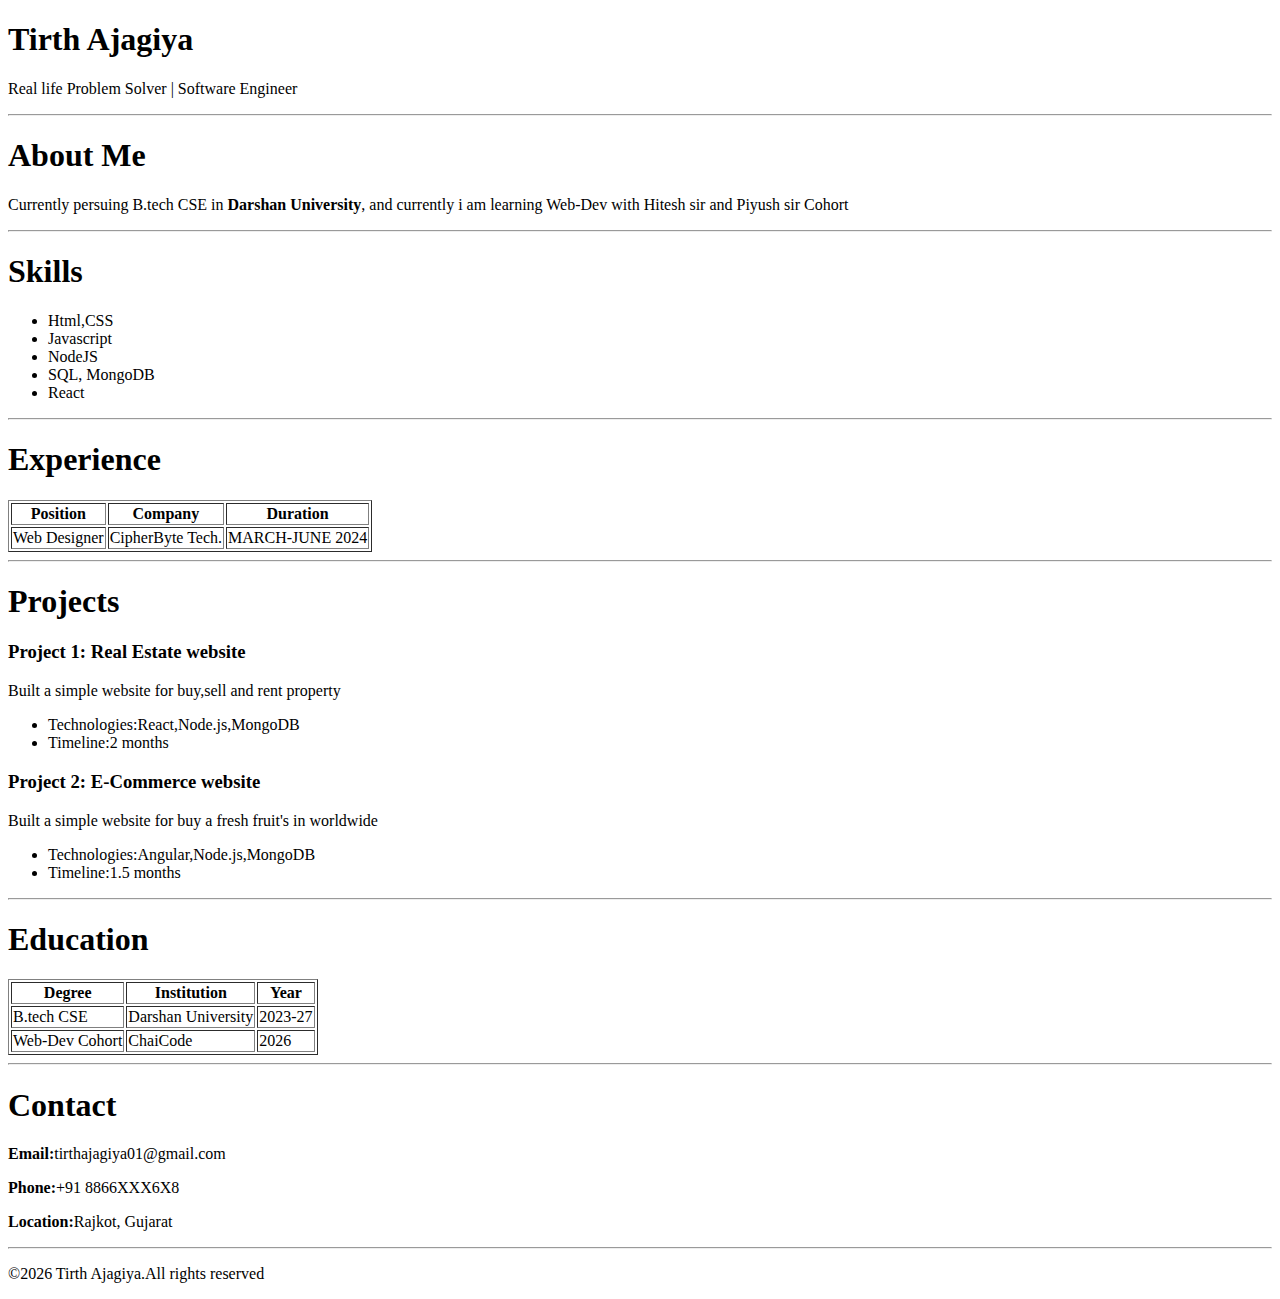
<file: portfolio.html>
<!doctype html>
<html lang="en">
  <head>
    <meta charset="UTF-8" />
    <meta name="viewport" content="width=device-width, initial-scale=1.0" />
    <title>Tirth Ajagiya</title>
  </head>
  <body>
    <header>
      <h1>Tirth Ajagiya</h1>
      <p>Real life Problem Solver | Software Engineer</p>
      <hr />
      <h1>About Me</h1>
      <p>
        Currently persuing B.tech CSE in <b>Darshan University</b>, and
        currently i am learning Web-Dev with Hitesh sir and Piyush sir Cohort
      </p>
      <hr />
    </header>
    <main>
      <h1>Skills</h1>
      <ul>
        <li>Html,CSS</li>
        <li>Javascript</li>
        <li>NodeJS</li>
        <li>SQL, MongoDB</li>
        <li>React</li>
      </ul>
      <hr/>
      <h1>Experience</h1>
      <table border="1" >
        <thead>
            <th>Position</th>
            <th>Company</th>
            <th>Duration</th>
        </thead>
        <tbody>
            <tr>
                <td>Web Designer</td>
                <td>CipherByte Tech.</td>
                <td>MARCH-JUNE 2024</td>
            </tr>
        </tbody>
      </table>
      <hr/>
      <h1>Projects</h1>
      <h3>Project 1: Real Estate website</h3>
      <p>Built a simple website for buy,sell and rent property</p>
      <ul>
        <li>Technologies:React,Node.js,MongoDB</li>
        <li>Timeline:2 months</li>
      </ul>
      <h3>Project 2: E-Commerce website</h3>
      <p>Built a simple website for buy a fresh fruit's in worldwide</p>
      <ul>
        <li>Technologies:Angular,Node.js,MongoDB</li>
        <li>Timeline:1.5 months</li>
      </ul>
      <hr/>
      <h1>Education</h1>
      <table border="1" >
        <thead>
            <th>Degree</th>
            <th>Institution</th>
            <th>Year</th>
        </thead>
        <tbody>
            <tr>
                <td>B.tech CSE</td>
                <td>Darshan University</td>
                <td>2023-27</td>
            </tr>
            <tr>
                <td>Web-Dev Cohort</td>
                <td>ChaiCode</td>
                <td>2026</td>
            </tr>
        </tbody>
      </table>
      <hr/>
    </main>
    <footer>
        <h1>Contact</h1>
        <p><b>Email:</b>tirthajagiya01@gmail.com</p>
        <p><b>Phone:</b>+91 8866XXX6X8</p>
        <p><b>Location:</b>Rajkot, Gujarat</p>
        <hr/>
        <p>©2026 Tirth Ajagiya.All rights reserved</p>
    </footer>
  </body>
</html>
</file>
<file: Assignment/cursor-assignment/style.css>
* {
  margin: 0;
  padding: 0;
  box-sizing: border-box;
}

body {
  font-family: Arial, Helvetica, sans-serif;
  background-color: #14120b;
  color: #ffffff;
  line-height: 1.6;
}

.navbar {
  background-color: #13120a;
  padding: 6px 0;
  position: sticky;
  top: 0;
  z-index: 1000;
}

.nav-container {
  max-width: 1400px;
  margin: 0 auto;
  padding: 0 40px;
  display: flex;
  justify-content: space-between;
  align-items: center;
}

.logo {
  padding: 10px;
  border-radius: 5px;
}

.nav-links {
  display: flex;
  gap: 40px;
  color: #ebebea;
  font-size: 14px;
}

a {
  text-decoration: none;
  color: inherit;
}

.nav-links a {
  font-size: 15px;
}

.nav-links a:hover {
  color: #888;
}

.nav-buttons {
  display: flex;
  gap: 20px;
  align-items: center;
}

.signin-btn {
  font-size: 15px;
  border: 1px solid #3f3e37;
  padding: 2px 12px;
  border-radius: 25px;
  font-size: 14px;
}

.signin-btn:hover {
  color: #888;
}

.download-btn {
  background-color: #ebebea;
  color: #000;
  padding: 2px 12px;
  border-radius: 25px;
  font-size: 14px;
}

.arrow {
  font-size: 22px;
}

.hero {
  max-width: 1400px;
  margin: 0 auto;
  padding: 100px 40px 60px;
}

.hero-content {
  text-align: left;
  margin-bottom: 60px;
}

.hero-heading {
  font-size: 28px;
  font-weight: 400;
  line-height: 1.2;
  margin-bottom: 40px;
  max-width: 900px;
}

.hero-btn {
  background-color: #ffffff;
  color: #000;
  padding: 12px 20px;
  border-radius: 30px;
  font-size: 16px;
}

.hero-image {
  width: 100%;
  background: url(./assets/asset1.jpg);
  background-size: cover;
  background-position: center;
  background-repeat: no-repeat;
  border-radius: 5px;
  padding: 40px;
  min-height: 700px;
  display: flex;
  align-items: center;
  justify-content: center;
  position: relative;
}

.hero-img1 {
  max-width: 84%;
  height: auto;
  border-radius: 10px;
}

.hero-img2 {
  max-width: 32%;
  height: auto;
  border-radius: 10px;
  position: absolute;
  top: 44%;
  left: 64%;
}

.trusted {
  max-width: 1400px;
  margin: 80px auto;
  padding: 0 40px;
  text-align: center;
}

.trust-text {
  font-size: 16px;
  color: #ffffff;
  margin-bottom: 40px;
}

.logos {
  display: flex;
  justify-content: space-between;
  align-items: center;
  flex-wrap: wrap;
  gap: 10px;
}

.logo-item {
  background-color: #1b1912;
  padding: 24px 12px;
  border-radius: 5px;
  border: 1px solid #201e17;
  letter-spacing: 1px;
  flex: 1;
  min-width: 120px;
}

.logo-img {
  width: 8vw;
  height: 5vh;
}

.feature-section {
  max-width: 1355px;
  margin: 120px auto;
  padding: 24px;
  background-color: #1b1912;
  border-radius: 6px;
}

.feature-section.dark {
  background-color: #1b1912;
}

.feature-container {
  display: flex;
  gap: 80px;
  align-items: center;
}

.feature-container .reverse {
  flex-direction: row-reverse;
}

.feature-text {
  flex: 1;
}

.feature-text h2 {
  font-size: 24px;
  font-weight: 400;
  margin-bottom: 20px;
  line-height: 1.2;
}

.feature-text p {
  font-size: 19px;
  color: #aaa;
  margin-bottom: 30px;
  line-height: 1.6;
}

.feature-link {
  color: #ff6b35;
  font-size: 16px;
  font-weight: 400;
}

.feature-image {
  width: 50vw;
  background: url(./assets/asset8.jpg);
  background-size: cover;
  background-position: center;
  background-repeat: no-repeat;
  border-radius: 15px;
  padding: 30px;
  min-height: 500px;
  display: flex;
  align-items: center;
  justify-content: center;
}

.feature-dark {
  width: 50vw;
  background: url(./assets/asset5.png);
  background-size: cover;
  background-position: center;
  background-repeat: no-repeat;
  border-radius: 15px;
  padding: 30px;
  min-height: 500px;
  display: flex;
  align-items: center;
  justify-content: center;
}

.feature-beach {
  width: 50vw;
  background: url(./assets/asset13.jpg);
  background-size: cover;
  background-position: center;
  background-repeat: no-repeat;
  border-radius: 15px;
  padding: 30px;
  min-height: 600px;
  display: flex;
  align-items: center;
  justify-content: center;
  position: relative;
}

.feature-img1 {
  position: absolute;
  width: 32vw;
  top: 6%;
  left: 6%;
  border-radius: 5px;
}

.feature-img2 {
  position: absolute;
  width: 32vw;
  top: 36%;
  left: 17%;
}

.feature-img {
  width: 40vw;
  border-radius: 5px;
}

.feature-image img {
  max-width: 100%;
  height: auto;
  border-radius: 10px;
}

.frontier {
  max-width: 1400px;
  margin: 120px auto;
  padding: 0 40px;
}

.section-frontier {
  font-size: 28px;
  font-weight: 400;
  text-align: left;
  margin-bottom: 24px;
}

.frontier-grid {
  display: grid;
  grid-template-columns: repeat(3, 1fr);
  gap: 20px;
}

.frontier-card {
  background-color: #1b1912;
  padding: 20px 20px 0px;
  border-radius: 10px;
  border: 1px solid #2a2520;
}

.frontier-card h3 {
  font-size: 16px;
  font-weight: 200;
  margin-bottom: 4px;
}

.frontier-card p {
  font-size: 15px;
  color: #999894;
  margin-bottom: 20px;
  line-height: 1.5;
}

.list {
  background-image: url(./assets/screenshot6.png);
  background-size: cover;
  background-repeat: no-repeat;
  background-position: center;
  height: 66%;
  margin-top: 25px;
  border-radius: 6px;
}

.list-image {
  width: 200px;
  height: 100px;
}

.model-item {
  background-color: #0f0e0a;
  padding: 12px 16px;
  margin-bottom: 8px;
  border-radius: 6px;
  font-size: 14px;
  display: flex;
  justify-content: space-between;
  align-items: center;
}

.tag {
  background-color: #2a2520;
  padding: 3px 8px;
  border-radius: 10px;
  font-size: 11px;
  color: #999;
}

.checkmark {
  color: #4ade80;
  font-size: 16px;
}

.search-demo {
  background-image: url(./assets/screenshot7.png);
  background-size: cover;
  background-repeat: no-repeat;
  background-position: center;
  height: 35vh;
  margin-top: 25px;
  border-radius: 6px;
  border-bottom: 20px;
}

.search-query {
  font-size: 14px;
  margin-bottom: 12px;
  padding-bottom: 12px;
  border-bottom: 1px solid #2a2520;
}

.search-result {
  font-size: 13px;
  color: #888;
  margin-bottom: 8px;
  padding: 6px 0;
}

.enterprise-image {
  background-image: url(./assets/screenshot8.png);
  background-size: cover;
  background-repeat: no-repeat;
  background-position: center;
  height: 35vh;
  margin-top: 25px;
  border-radius: 6px;
  margin-bottom: 20px;
}

.enterprise-image img {
  width: 100%;
  border-radius: 6px;
}

.changelog {
  max-width: 1400px;
  margin: 120px auto;
  padding: 0 40px;
  position: relative;
}

.changelog-grid {
  display: grid;
  grid-template-columns: repeat(4, 1fr);
  gap: 12px;
  margin-bottom: 30px;
}

.changelog-item {
  background-color: #1b1912;
  padding: 16px;
  border-radius: 4px;
  border: 1px solid #211e18;
}

.version {
      background-color: #2a2520;
    color: #666560;
    padding: 3px 12px;
    border-radius: 18px;
    font-size: 12px;
    font-weight: 100;
    display: inline-block;
    margin-bottom: 12px;
    border: 1px solid #666560;
}

.date {
  font-size: 16px;
  color: #888;
  margin-bottom: 8px;
}

.date-end {
  font-size: 16px;
  color: #888;
  margin-bottom: 7px;
  position: absolute;
  left: 106px;
  top: 90px;
}

.date-first {
  font-size: 16px;
  color: #888;
  margin-bottom: 7px;
  position: absolute;
  left: 1106px;
  top: 90px;
}

.changelog-content h3 {
  font-size: 17px;
  font-weight: 300;
  line-height: 1.3;
}

.team {
  max-width: 1400px;
  margin: 120px auto;
  padding: 0 40px;
  text-align: center;
  position: relative;
}

.join-btn {
  background-color: #ffffff;
  color: #13120a;
  padding: 12px 28px;
  border-radius: 30px;
  font-size: 15px;
  font-weight: 500;
  margin: 40px 0 40px;
  position: absolute;
  left: 40px;
  top: 80px;
}

.team-image img {
  width: 100%;
  border-radius: 5px;
  margin-top: 80px;
}

.highlights {
  background: #1b1913;
  margin: 120px auto;
  padding: 5rem 32rem;
  position: relative;
}

.highlights h3 {
  font-size: 17px;
  font-weight: 300;
  margin-bottom: 25px;
  position: absolute;
  left: 12%;
}

.highlight-list {
  margin-bottom: 30px;
}

.highlight-item {
  background-color: #201e18;
  padding: 11px;
  margin-bottom: 16px;
  border-radius: 10px;
  border: 1px solid #2a2520;
}

.highlight-item h4 {
  font-size: 17px;
  margin-bottom: 10px;
  font-weight: 200;
}

.highlight-item p {
  font-size: 16px;
  color: #9b9a98;
  margin-bottom: 8px;
  line-height: 1.4;
}

.highlight-meta {
  font-size: 13px;
  color: #666;
}

.cta {
  max-width: 1400px;
  margin: 130px auto;
  padding: 36px 40px;
  text-align: center;
}

.cta-title {
  font-size: 74px;
  font-weight: 400;
  margin-bottom: 16px;
}

.cta-download-btn {
  background-color: #ffffff;
  color: #000;
  padding: 12px 22px;
  border-radius: 32px;
  font-size: 17px;
}

.footer {
  width: 100%;
  margin: 0 auto;
  padding: 70px 200px 35px;
  background: #1b1912;
}

.footer-container {
  display: grid;
  grid-template-columns: repeat(5, 1fr);
  gap: 35px;
  margin-bottom: 50px;
}

.footer-col h4 {
  font-size: 15px;
  font-weight: 200;
  margin-bottom: 16px;
  color: #999894;
}

.footer-col a {
  display: block;
  font-size: 14px;
  color: #888;
  margin-bottom: 10px;
  color: #ffffff;
}

.footer-bottom {
  display: flex;
  justify-content: space-between;
  align-items: center;
  padding-top: 25px;
}

.footer-left {
  display: flex;
  gap: 16px;
  font-size: 13px;
  color: #999894;
}

.footer-copy {
  font-size: 12px;
}

.footer-soc {
  width: 12px;
  height: 12px;
  text-align: center;
  filter: grayscale(100%);
}

.footer-right {
  display: flex;
  align-items: center;
  gap: 20px;
}

.theme-icons {
  display: flex;
  gap: 8px;
  background-color: #2a2520;
  padding: 4px;
  border-radius: 50px;
}

.theme-icon {
  background: transparent;
  border: none;
  color: #888;
  padding: 6px 8px;
  border-radius: 50px;
  cursor: pointer;
  display: flex;
  align-items: center;
  justify-content: center;
}

.theme-icon:nth-child(3) {
  background-color: #3a3530;
  color: #fff;
}

.language-selector {
  display: flex;
  align-items: center;
  gap: 4px;
  background-color: #2a2520;
  padding: 6px 12px;
  border-radius: 50px;
  font-size: 13px;
  color: #ddd;
  cursor: pointer;
}

.language {
  display: flex;
  align-items: center;
  justify-content: center;
  gap: 6px;
}

.testimonials {
  max-width: 1400px;
  margin: 120px auto;
  padding: 0 40px;
}

.section-title {
  font-size: 34px;
  font-weight: 400;
  text-align: left;
  margin-bottom: 18px;
}

.section-title-center {
  font-size: 34px;
  font-weight: 400;
  text-align: center;
  margin-bottom: 55px;
}

.testimonial-grid {
  display: grid;
  grid-template-columns: repeat(3, 1fr);
  gap: 24px;
}

.testimonial-card {
  background: #1b1912;
  border-radius: 6px;
  padding: 18px;
  display: flex;
  gap: 18px;
  flex-direction: column;
  justify-content: space-between;
}

.testimonial-card p {
  font-size: 15px;
  line-height: 1.6;
  opacity: 0.9;
}

.author {
  margin-top: 26px;
  margin-left: 55px;
}

.author .name {
  display: block;
  font-weight: 200;
  font-size: 14px;
}

.author-image {
  width: 0px;
  height: 0px;
  border-radius: 50%;
}

.author-image-all{
  width: 44px;
  height: 44px;
  border-radius: 4px;
}

.author-img1 {
  margin-top: 66px;
}

.author-img2 {
  margin-top: 40px;
}

.author-img3 {
  margin-top: 52px;
}

.author-img4 {
  margin-top: 50px;
}

.author-img5 {
  margin-top: 40px;
}

.author-img6 {
  margin-top: 52px;
}

.author .role {
  font-size: 14px;
  opacity: 0.6;
}
</file>
<file: Assignment/Html&CSS/Mintlify/style.css>
* {
  box-sizing: border-box;
  padding: 0;
  margin: 0;
}
body {
  font-family: Arial, Helvetica, sans-serif;
  color: #fff;
}
header {
  width: 100%;
  height: auto;
  background-repeat: no-repeat;
  background-size: cover;
  background-image: url(bg-light.png);
}

nav {
  width: 100%;
  display: flex;
  justify-content: space-between;
  align-items: center;
  padding: 17px 15%;
}

.nav-left {
  display: flex;
  justify-content: space-between;
  gap: 180px;
}

.nav-left-1 {
  display: flex;
  font-family: "Inter", sans-serif;
  font-weight: 600;
  font-size: 22px;
  gap: 3px;
}

.nav-left-2 button {
  color: #fff;
  background-color: transparent;
  border: none;
  font-family: "Inter", sans-serif;
  font-weight: 500;
  font-size: 15px;
}

.nav-left-1 h3 {
  font-weight: 600;
  font-size: 22px;
}

.nav-left-2 {
  display: flex;
  gap: 25px;
}

.nav-right {
  display: flex;
  gap: 7px;
}

.nav-right button {
  padding: 8px 16px;
  border-radius: 20px;
  color: #fff;
  background-color: #0f567a;
  border: none;
  font-family: "Inter", sans-serif;
  font-weight: 500;
  font-size: 15px;
}

#nav-right-start-for-free-btn {
  color: black;
  background-color: white;
}

.new-items {
  display: flex;
  gap: 10px;
  align-items: center;
  margin: 25px auto;
  background-color: #083a4d;
  border-radius: 60px;
  width: fit-content;
  padding: 6px 5px;
}

.new-items button {
  background-color: #0c8c5e;
  color: #fff;
  font-family: "Inter", sans-serif;
  font-weight: 600;
  border: none;
  border-radius: 12px;
  padding: 4px 9px;
  font-size: 11px;
}

.new-items div {
  font-family: "Inter", sans-serif;
  font-weight: 500;
  font-size: 14px;
}

.header-title {
  margin: 50px auto;
  width: max-content;
  display: flex;
  flex-direction: column;
  gap: 30px;
}

.header-title h3 {
  font-size: 65px;
  letter-spacing: -3px;
  font-weight: 600;
  text-align: center;
}

.header-title p {
  font-size: 18px;
  text-align: center;
  font-weight: 400;
  font-family: "Inter", sans-serif;
}

.header-title-email {
  display: flex;
  text-align: center;
  width: fit-content;
  /* background-color: #62aca7; */
  background-color: rgba(255, 255, 255, 0.3);
  -webkit-backdrop-filter: blur(5px);
  backdrop-filter: blur(5px);
  padding: 6px 5px;
  border-radius: 20px;
  margin: 0px auto;
}

.header-title-email input {
  border: none;
  background-color: transparent;
  padding: 8px;
  
}

.header-title-email button {
  background-color: #fff;
  border: none;
  border-radius: 15px;
  padding: 8px 12px;
  font-weight: 500;
}

.hero-image{
    width: 100%;
}

.hero-image img{
    display: block;
    margin: 100px auto;
    border-radius: 20px;
}
</file>
